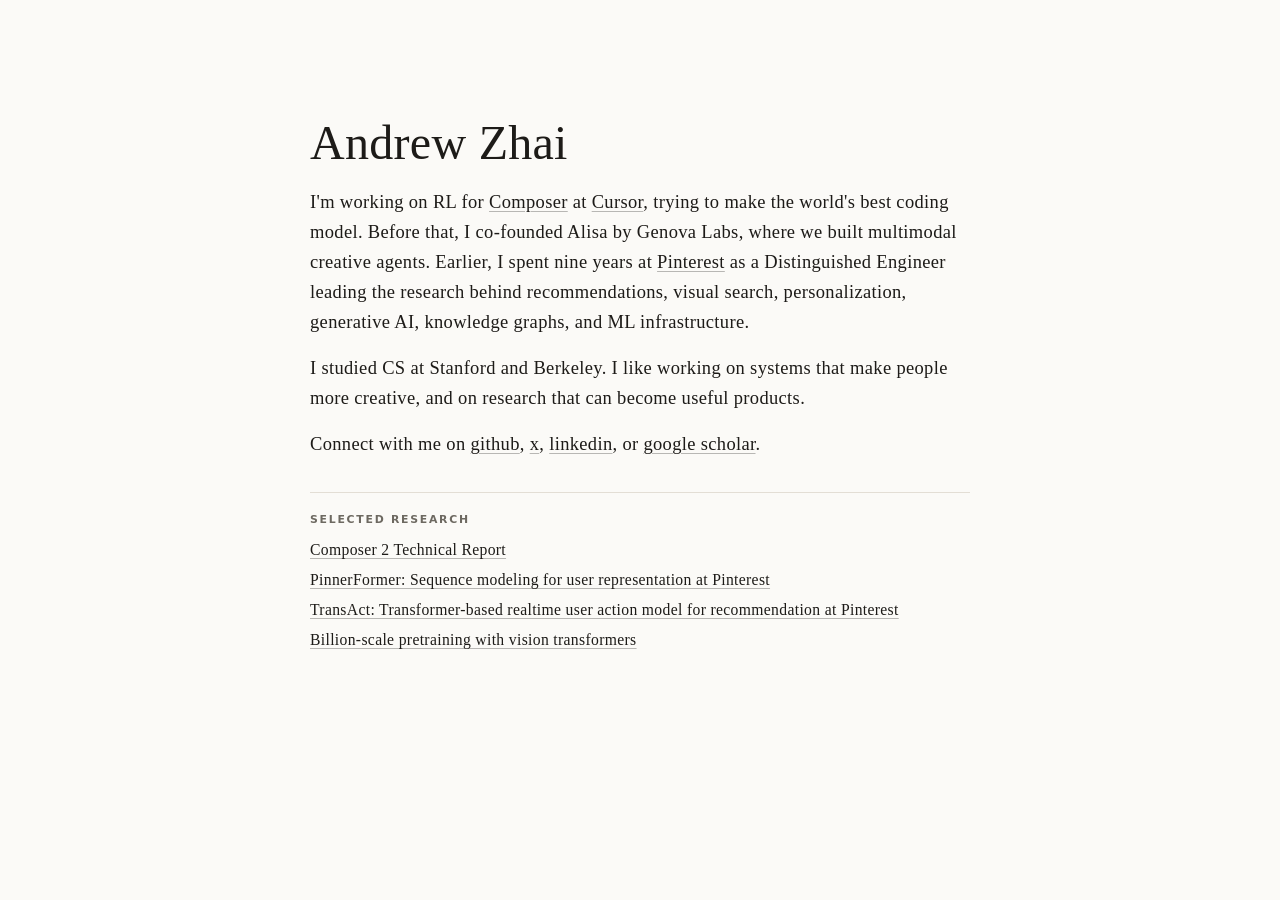
<file: index.html>
<!doctype html>
<html lang="en">
  <head>
    <meta charset="utf-8">
    <meta name="viewport" content="width=device-width, initial-scale=1">
    <title>Andrew Zhai</title>
    <meta name="description" content="Andrew Zhai works on RL for Composer at Cursor.">
    <meta property="og:title" content="Andrew Zhai">
    <meta
      property="og:description"
      content="Working on RL for Composer at Cursor. Previously co-founder/CTO at Alisa by Genova Labs and Distinguished Engineer at Pinterest."
    >
    <meta property="og:type" content="website">
    <meta name="theme-color" content="#fbfaf7">
    <link rel="stylesheet" href="styles.css">
  </head>
  <body>
    <main class="page" aria-label="Andrew Zhai personal website">
      <section aria-labelledby="name">
        <h1 id="name">Andrew Zhai</h1>

        <p>
          I'm working on RL for <a href="https://arxiv.org/abs/2603.24477">Composer</a> at <a href="https://cursor.com/">Cursor</a>, trying to make the world's best coding model.
          Before that, I co-founded Alisa by Genova Labs, where we built multimodal creative agents.
          Earlier, I spent nine years at
          <a href="https://www.pinterest.com/">Pinterest</a>
          as a Distinguished Engineer leading the research behind recommendations, visual search, personalization, generative AI, knowledge graphs, and ML infrastructure.
        </p>

        <p>
          I studied CS at Stanford and Berkeley. I like working on systems that make people more creative, and on research that can become useful products.
        </p>

        <p>
          Connect with me on
          <a href="https://github.com/azgo14">github</a>,
          <a href="https://x.com/ZhaiAndrew">x</a>,
          <a href="https://www.linkedin.com/in/andrew-zhai-2796ab34">linkedin</a>,
          or <a href="https://scholar.google.com/citations?user=GE2N0D0AAAAJ&hl=en">google scholar</a>.
        </p>
      </section>

      <section class="section" aria-labelledby="selected-work">
        <h2 id="selected-work">Selected research</h2>
        <ul class="work-list">
          <li>
            <a href="https://arxiv.org/abs/2603.24477">
              Composer 2 Technical Report
            </a>
          </li>
          <li>
            <a href="https://scholar.google.com/citations?user=GE2N0D0AAAAJ&hl=en">
              PinnerFormer: Sequence modeling for user representation at Pinterest
            </a>
          </li>
          <li>
            <a href="https://scholar.google.com/citations?user=GE2N0D0AAAAJ&hl=en">
              TransAct: Transformer-based realtime user action model for recommendation at Pinterest
            </a>
          </li>
          <li>
            <a href="https://scholar.google.com/citations?user=GE2N0D0AAAAJ&hl=en">
              Billion-scale pretraining with vision transformers
            </a>
          </li>
        </ul>
      </section>
    </main>
  </body>
</html>
</file>
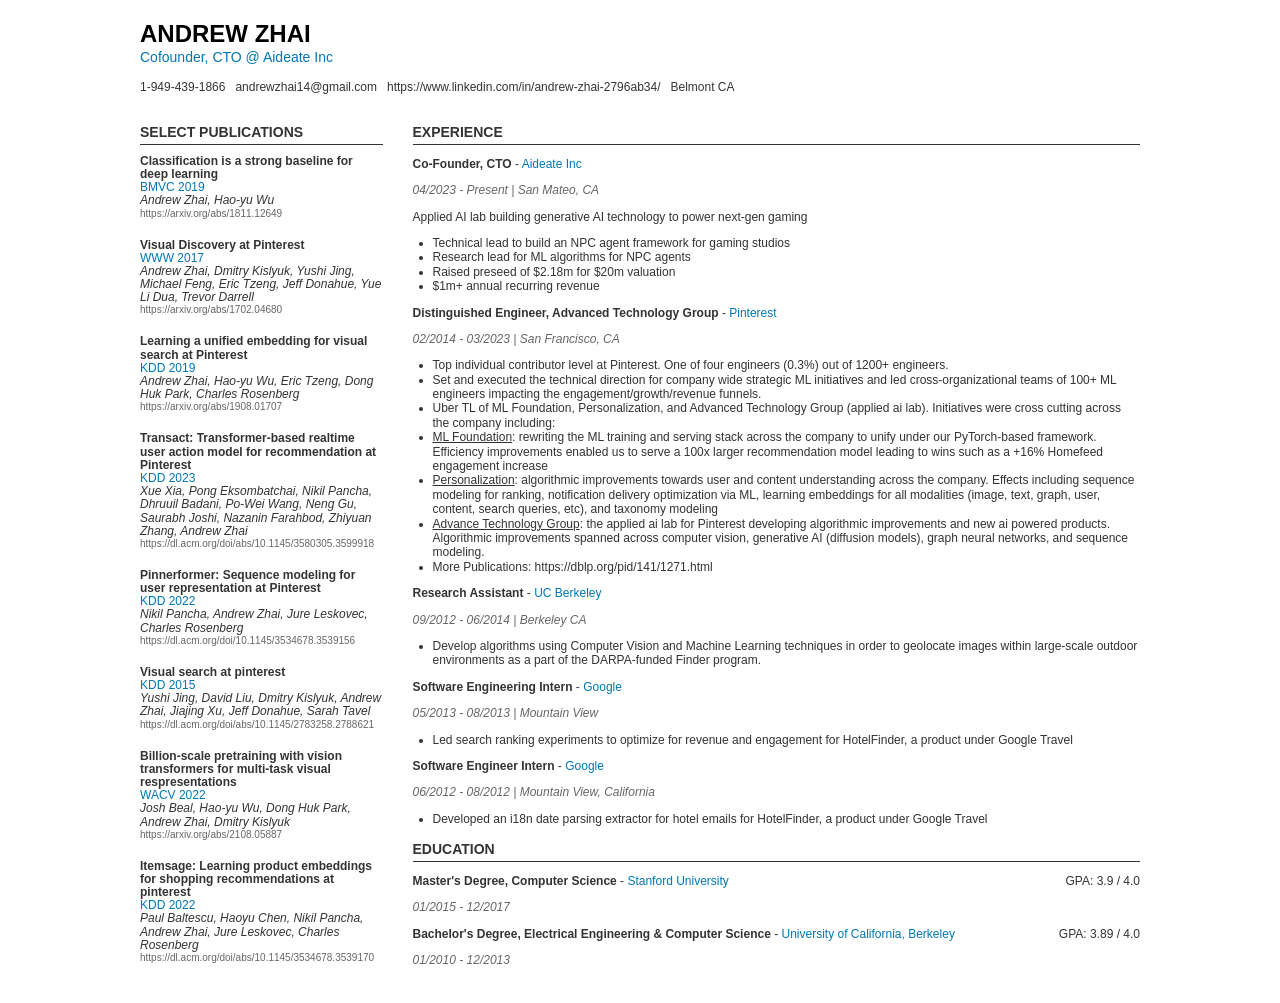
<file: resume.html>
<html lang="en">
<head>
    <meta charset="UTF-8">
    <meta name="viewport" content="width=device-width, initial-scale=1.0">
    <title>Andrew Zhai - Resume</title>
    <style>
        body {
            font-family: Arial, sans-serif;
            line-height: 1.2;
            color: #333;
            max-width: 1000px;
            margin: 0 auto;
            padding: 20px;
            font-size: 12px;
        }
        .container {
            display: flex;
            gap: 30px;
        }
        .left-column {
            flex: 1;
        }
        .right-column {
            flex: 3;
        }
        h1 {
            color: #000;
            margin-bottom: 0;
            font-size: 24px;
        }
        h2 {
            color: #333;
            border-bottom: 1px solid #333;
            padding-bottom: 3px;
            margin-top: 15px;
            margin-bottom: 10px;
            font-size: 14px;
            font-weight: bold;
        }
        .subtitle {
            color: #0077b5;
            margin-top: 0;
            font-size: 14px;
        }
        .contact-info {
            margin-bottom: 15px;
            font-size: 12px;
            display: flex;
            flex-wrap: wrap;
            gap: 10px;
        }

        .experience-item, .education-item {
            margin-bottom: 5px;
        }
        .job-title, .degree, .publication-title {
            font-weight: bold;
        }
        .company, .school, .publication-venue {
            color: #0077b5;
        }
        .date-location {
            color: #666;
            font-style: italic;
        }
        ul {
            padding-left: 20px;
            margin: 5px 0;
        }
        .publication {
            margin-bottom: 20px;
        }
        .publication p {
            margin: 0;
            line-height: 1.1;
        }
        .publication-authors {
            font-style: italic;
        }
        .publication-link {
            color: #666;
            font-size: 10px;
        }
        .gpa {
            float: right;
        }
    </style>
</head>
<body>
    <header>
        <h1>ANDREW ZHAI</h1>
        <p class="subtitle">Cofounder, CTO @ Aideate Inc</p>
        <div class="contact-info">
            <span>1-949-439-1866</span>
            <span>andrewzhai14@gmail.com</span>
            <span>https://www.linkedin.com/in/andrew-zhai-2796ab34/</span>
            <span>Belmont CA</span>
        </div>
    </header>

    <div class="container">
        <div class="left-column">
            <section>
                <h2>SELECT PUBLICATIONS</h2>
                <div class="publication">
                    <p class="publication-title">Classification is a strong baseline for deep learning</p>
                    <p class="publication-venue">BMVC 2019</p>
                    <p class="publication-authors">Andrew Zhai, Hao-yu Wu</p>
                    <p class="publication-link">https://arxiv.org/abs/1811.12649</p>
                </div>
                <div class="publication">
                    <p class="publication-title">Visual Discovery at Pinterest</p>
                    <p class="publication-venue">WWW 2017</p>
                    <p class="publication-authors">Andrew Zhai, Dmitry Kislyuk, Yushi Jing, Michael Feng, Eric Tzeng, Jeff Donahue, Yue Li Dua, Trevor Darrell</p>
                    <p class="publication-link">https://arxiv.org/abs/1702.04680</p>
                </div>
                <div class="publication">
                    <p class="publication-title">Learning a unified embedding for visual search at Pinterest</p>
                    <p class="publication-venue">KDD 2019</p>
                    <p class="publication-authors">Andrew Zhai, Hao-yu Wu, Eric Tzeng, Dong Huk Park, Charles Rosenberg</p>
                    <p class="publication-link">https://arxiv.org/abs/1908.01707</p>
                </div>
                <div class="publication">
                    <p class="publication-title">Transact: Transformer-based realtime user action model for recommendation at Pinterest</p>
                    <p class="publication-venue">KDD 2023</p>
                    <p class="publication-authors">Xue Xia, Pong Eksombatchai, Nikil Pancha, Dhruuil Badani, Po-Wei Wang, Neng Gu, Saurabh Joshi, Nazanin Farahbod, Zhiyuan Zhang, Andrew Zhai</p>
                    <p class="publication-link">https://dl.acm.org/doi/abs/10.1145/3580305.3599918</p>
                </div>
                <div class="publication">
                    <p class="publication-title">Pinnerformer: Sequence modeling for user representation at Pinterest</p>
                    <p class="publication-venue">KDD 2022</p>
                    <p class="publication-authors">Nikil Pancha, Andrew Zhai, Jure Leskovec, Charles Rosenberg</p>
                    <p class="publication-link">https://dl.acm.org/doi/10.1145/3534678.3539156</p>
                </div>
                <div class="publication">
                    <p class="publication-title">Visual search at pinterest</p>
                    <p class="publication-venue">KDD 2015</p>
                    <p class="publication-authors">Yushi Jing, David Liu, Dmitry Kislyuk, Andrew Zhai, Jiajing Xu, Jeff Donahue, Sarah Tavel</p>
                    <p class="publication-link">https://dl.acm.org/doi/abs/10.1145/2783258.2788621</p>
                </div>
                <div class="publication">
                    <p class="publication-title">Billion-scale pretraining with vision transformers for multi-task visual respresentations</p>
                    <p class="publication-venue">WACV 2022</p>
                    <p class="publication-authors">Josh Beal, Hao-yu Wu, Dong Huk Park, Andrew Zhai, Dmitry Kislyuk</p>
                    <p class="publication-link">https://arxiv.org/abs/2108.05887</p>
                </div>
                <div class="publication">
                    <p class="publication-title">Itemsage: Learning product embeddings for shopping recommendations at pinterest</p>
                    <p class="publication-venue">KDD 2022</p>
                    <p class="publication-authors">Paul Baltescu, Haoyu Chen, Nikil Pancha, Andrew Zhai, Jure Leskovec, Charles Rosenberg</p>
                    <p class="publication-link">https://dl.acm.org/doi/abs/10.1145/3534678.3539170</p>
                </div>

            </section>
        </div>
        <div class="right-column">
            <section>
                <h2>EXPERIENCE</h2>
                <div class="experience-item">
                    <p><span class="job-title">Co-Founder, CTO</span> - <span class="company">Aideate Inc</span></p>
                    <p class="date-location">04/2023 - Present | San Mateo, CA</p>
                    <p>Applied AI lab building generative AI technology to power next-gen gaming</p>
                    <ul>
                        <li>Technical lead to build an NPC agent framework for gaming studios</li>
                        <li>Research lead for ML algorithms for NPC agents</li>
                        <li>Raised preseed of $2.18m for $20m valuation</li>
                        <li>$1m+ annual recurring revenue</li>
                    </ul>
                </div>
                <div class="experience-item">
                    <p><span class="job-title">Distinguished Engineer, Advanced Technology Group</span> - <span class="company">Pinterest</span></p>
                    <p class="date-location">02/2014 - 03/2023 | San Francisco, CA</p>
                    <ul>
                        <li>Top individual contributor level at Pinterest. One of four engineers (0.3%) out of 1200+ engineers.</li>
                        <li>Set and executed the technical direction for company wide strategic ML initiatives and led cross-organizational teams of 100+ ML engineers impacting the engagement/growth/revenue funnels.</li>
                        <li>Uber TL of ML Foundation, Personalization, and Advanced Technology Group (applied ai lab). Initiatives were cross cutting across the company including:</li>
                        <li><u>ML Foundation</u>: rewriting the ML training and serving stack across the company to unify under our PyTorch-based framework. Efficiency improvements enabled us to serve a 100x larger recommendation model leading to wins such as a +16% Homefeed engagement increase</li>
                        <li><u>Personalization</u>: algorithmic improvements towards user and content understanding across the company. Effects including sequence modeling for ranking, notification delivery optimization via ML, learning embeddings for all modalities (image, text, graph, user, content, search queries, etc), and taxonomy modeling</li>
                        <li><u>Advance Technology Group</u>: the applied ai lab for Pinterest developing algorithmic improvements and new ai powered products. Algorithmic improvements spanned across computer vision, generative AI (diffusion models), graph neural networks, and sequence modeling.</li>
                        <li>More Publications: https://dblp.org/pid/141/1271.html</li>
                    </ul>
                </div>
                <div class="experience-item">
                    <p><span class="job-title">Research Assistant</span> - <span class="company">UC Berkeley</span></p>
                    <p class="date-location">09/2012 - 06/2014 | Berkeley CA</p>
                    <ul>
                        <li>Develop algorithms using Computer Vision and Machine Learning techniques in order to geolocate images within large-scale outdoor environments as a part of the DARPA-funded Finder program.</li>
                    </ul>
                </div>
                <div class="experience-item">
                    <p><span class="job-title">Software Engineering Intern</span> - <span class="company">Google</span></p>
                    <p class="date-location">05/2013 - 08/2013 | Mountain View</p>
                    <ul>
                        <li>Led search ranking experiments to optimize for revenue and engagement for HotelFinder, a product under Google Travel</li>
                    </ul>
                </div>
                <div class="experience-item">
                    <p><span class="job-title">Software Engineer Intern</span> - <span class="company">Google</span></p>
                    <p class="date-location">06/2012 - 08/2012 | Mountain View, California</p>
                    <ul>
                        <li>Developed an i18n date parsing extractor for hotel emails for HotelFinder, a product under Google Travel</li>
                    </ul>
                </div>
            </section>

            <section>
                <h2>EDUCATION</h2>
                <div class="education-item">
                    <p><span class="degree">Master's Degree, Computer Science</span> - <span class="school">Stanford University</span> <span class="gpa">GPA: 3.9 / 4.0</span></p>
                    <p class="date-location">01/2015 - 12/2017</p>
                </div>
                <div class="education-item">
                    <p><span class="degree">Bachelor's Degree, Electrical Engineering & Computer Science</span> - <span class="school">University of California, Berkeley</span> <span class="gpa">GPA: 3.89 / 4.0</span></p>
                    <p class="date-location">01/2010 - 12/2013</p>
                </div>
            </section>
        </div>
    </div>
</body>
</html>
</file>
<file: styles.css>
:root {
  color-scheme: light;
  --background: #fbfaf7;
  --text: #1d1b18;
  --muted: #6d6961;
  --rule: #e3ded5;
  --accent: #8b3f24;
}

* {
  box-sizing: border-box;
}

html {
  min-height: 100%;
}

body {
  min-height: 100%;
  margin: 0;
  background: var(--background);
  color: var(--text);
  font-family: Charter, "Bitstream Charter", "Sitka Text", Cambria, Georgia, serif;
  font-size: 18.5px;
  letter-spacing: 0.018em;
  line-height: 1.62;
  text-rendering: optimizeLegibility;
}

a {
  color: inherit;
  text-decoration-color: color-mix(in srgb, currentColor 30%, transparent);
  text-decoration-thickness: 1px;
  text-underline-offset: 0.18em;
}

a:hover,
a:focus-visible {
  color: var(--accent);
  text-decoration-color: currentColor;
}

a:focus-visible {
  outline: 2px solid var(--accent);
  outline-offset: 4px;
}

.page {
  width: min(660px, calc(100% - 40px));
  margin: 0 auto;
  padding: 13vh 0 16vh;
}

h1,
h2,
p {
  margin-top: 0;
}

h1 {
  margin-bottom: 1.2rem;
  font-size: clamp(2rem, 5vw, 3rem);
  font-weight: 450;
  letter-spacing: 0.006em;
  line-height: 1.08;
}

h2 {
  margin-bottom: 0.7rem;
  color: var(--muted);
  font-family: ui-sans-serif, system-ui, -apple-system, BlinkMacSystemFont, "Segoe UI", sans-serif;
  font-size: 0.68rem;
  font-weight: 600;
  letter-spacing: 0.16em;
  line-height: 1;
  text-transform: uppercase;
}

p {
  max-width: 670px;
  margin-bottom: 1rem;
}

p:last-child {
  margin-bottom: 0;
}

.section {
  padding-top: 1.4rem;
  margin-top: 2rem;
  border-top: 1px solid var(--rule);
}

.work-list {
  display: grid;
  gap: 0.28rem;
  padding: 0;
  margin: 0;
  font-size: 0.98rem;
  list-style: none;
}

@media (max-width: 540px) {
  body {
    font-size: 17px;
  }

  .page {
    width: min(100% - 28px, 660px);
    padding-top: 8vh;
  }
}
</file>
